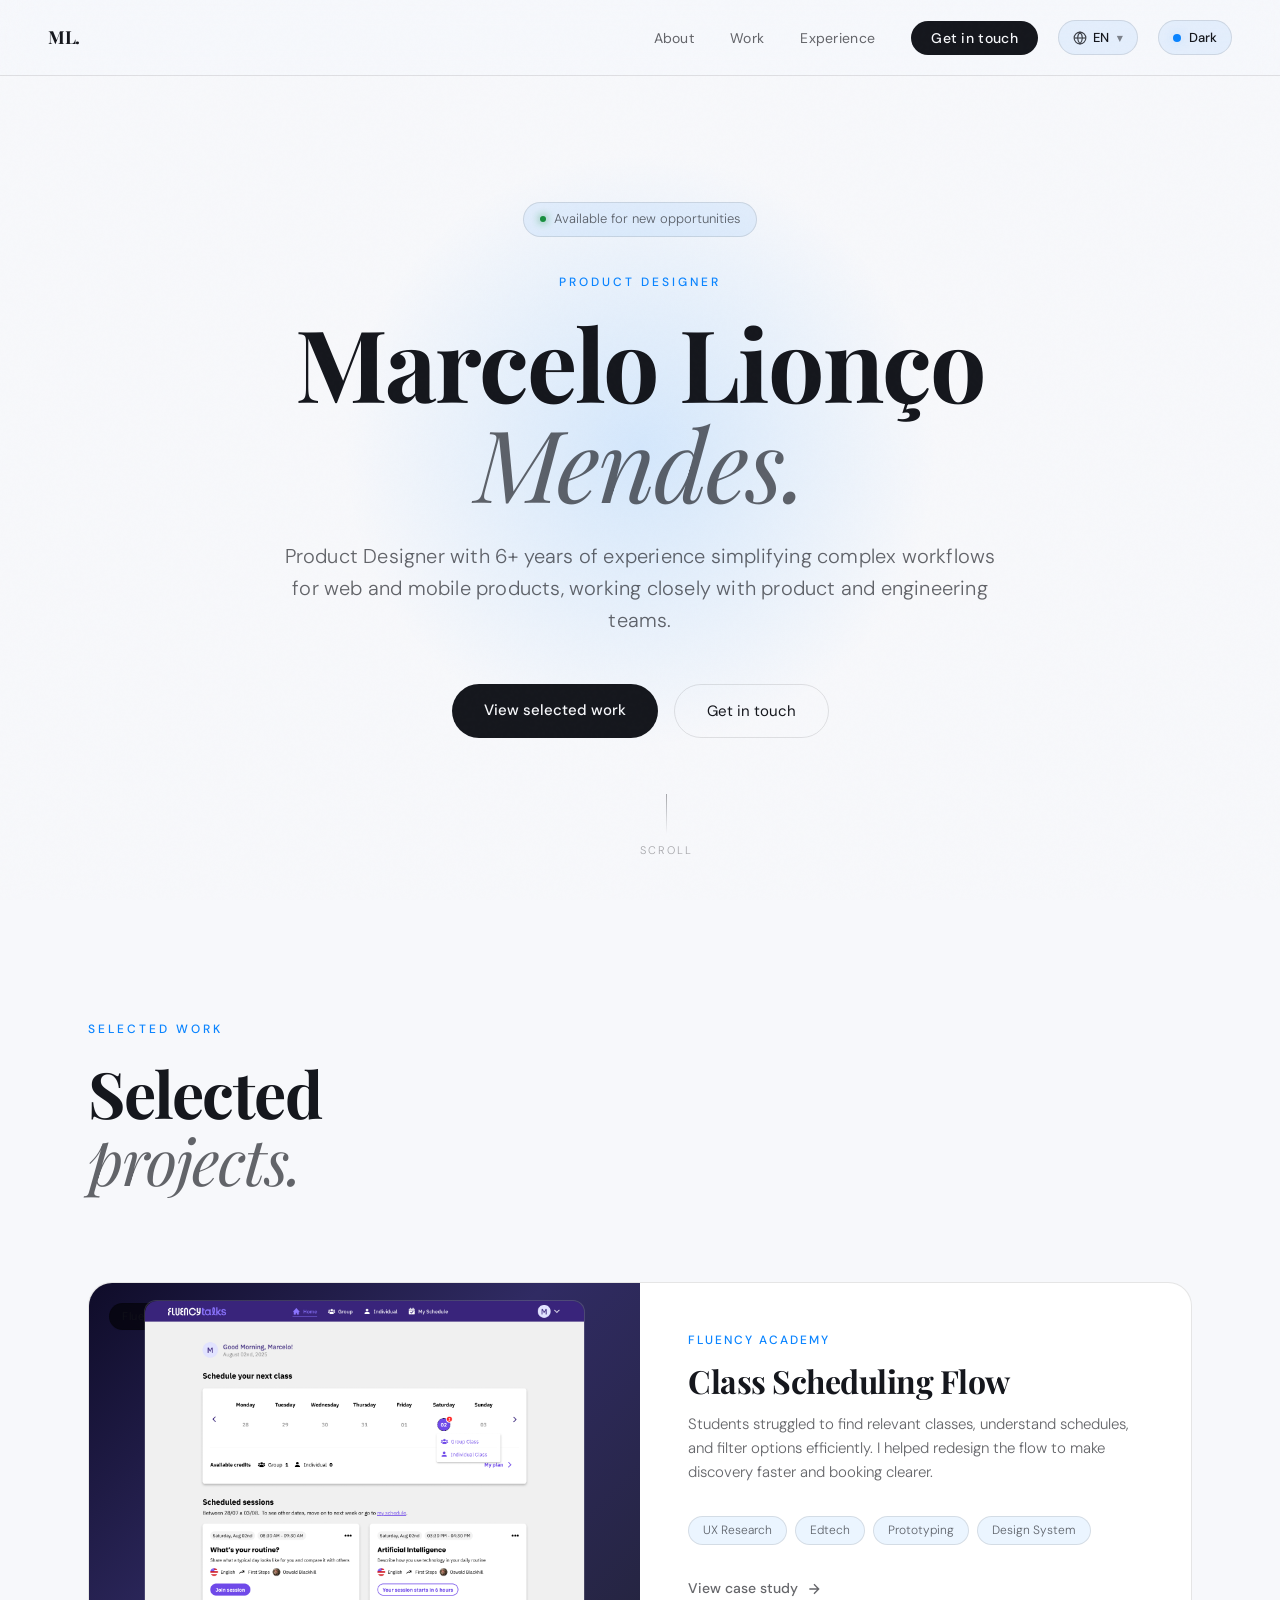
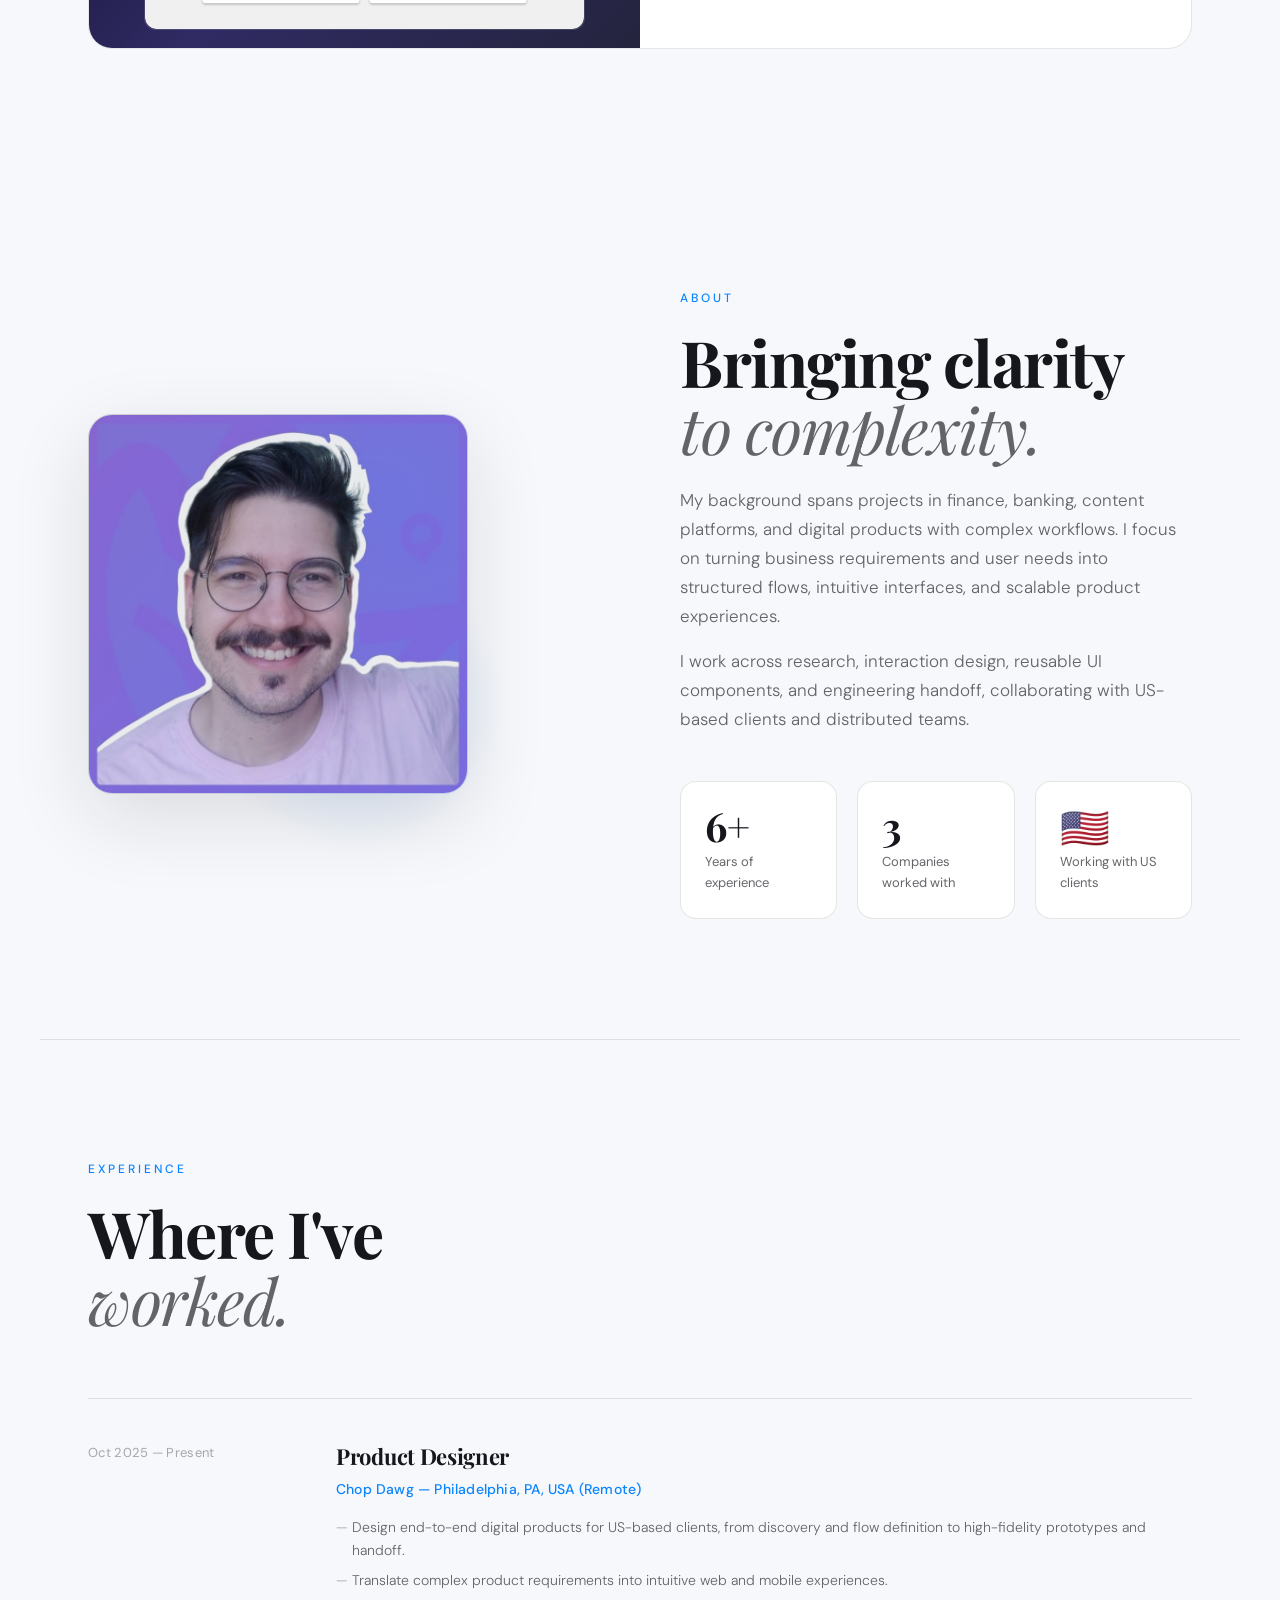
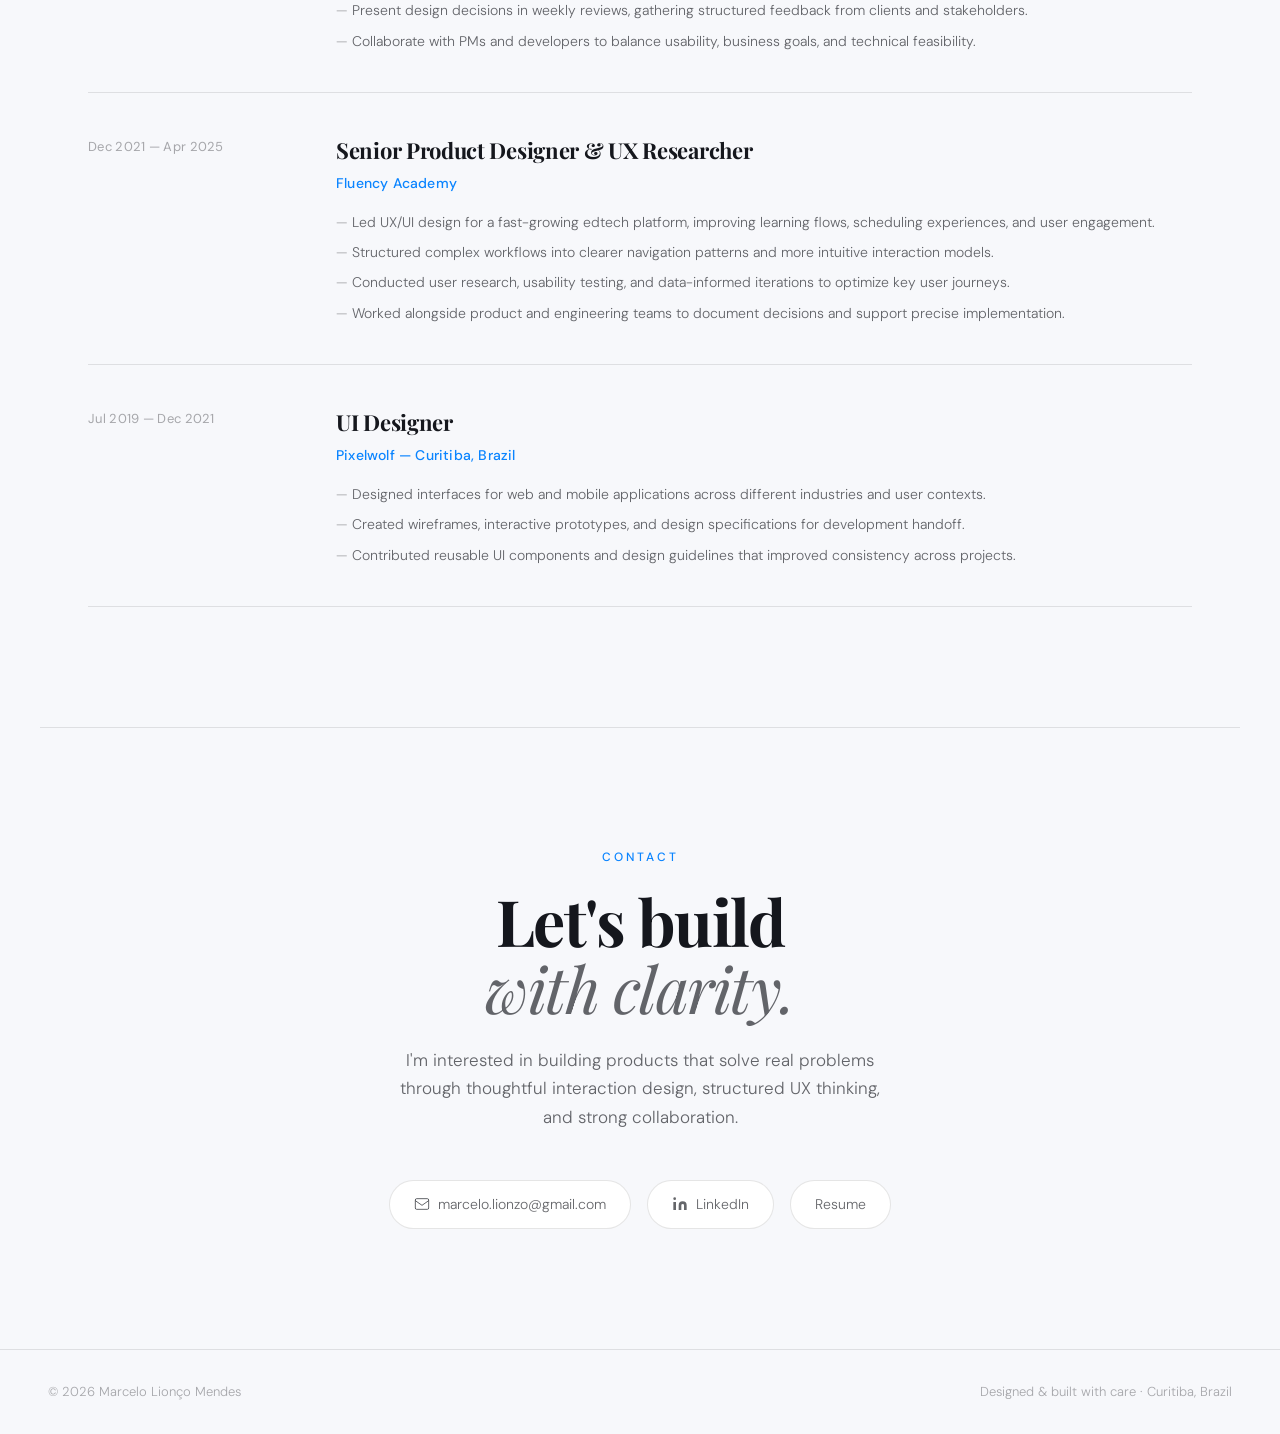
<file: index.html>
<!DOCTYPE html>
<html lang="en">
<head>
  <meta charset="UTF-8" />
  <meta name="description" content="Product Designer creating clear web and mobile experiences through research, interaction design and collaboration with product and engineering." />
  <meta property="og:title" content="Marcelo Lionço Mendes — Product Designer" />
  <meta property="og:description" content="Product Designer creating clear web and mobile experiences through research, interaction design and collaboration with product and engineering." />
  <meta property="og:type" content="website" />
  <meta name="viewport" content="width=device-width, initial-scale=1.0" />
  <link rel="icon" type="image/png" href="./assets/favicon.png">
  <link rel="apple-touch-icon" href="./assets/favicon.png">
  <title>Marcelo Lionço Mendes — Product Designer</title>
  <link rel="preconnect" href="https://fonts.googleapis.com" />
  <link rel="preconnect" href="https://fonts.gstatic.com" crossorigin />
  <link
    href="https://fonts.googleapis.com/css2?family=Playfair+Display:ital,wght@0,400;0,700;1,400&family=DM+Sans:ital,opsz,wght@0,9..40,300;0,9..40,400;0,9..40,500;1,9..40,300&display=swap"
    rel="stylesheet"
  />
  <style>
    :root {
      --black: #000000;
      --near-black: #0a0a0a;
      --card-bg: #111111;
      --border: rgba(255,255,255,0.08);
      --white: #ffffff;
      --white-60: rgba(255,255,255,0.6);
      --white-30: rgba(255,255,255,0.3);
      --white-10: rgba(255,255,255,0.07);
      --accent: #0a84ff;
      --accent-glow: rgba(10,132,255,0.3);
      --green: #30d158;
      --nav-bg: rgba(0,0,0,0.72);
      --nav-border-active: rgba(255,255,255,0.12);
      --surface-shadow: rgba(0,0,0,0.36);
      --serif: "Playfair Display", Georgia, serif;
      --sans: "DM Sans", system-ui, sans-serif;
    }

    body[data-theme="light"] {
      --black: #f7f8fb;
      --near-black: #ffffff;
      --card-bg: #ffffff;
      --border: rgba(2,2,3,0.1);
      --white: #15171d;
      --white-60: rgba(21,23,29,0.66);
      --white-30: rgba(21,23,29,0.36);
      --white-10: rgba(10,132,255,0.08);
      --accent-glow: rgba(10,132,255,0.18);
      --green: #198f3f;
      --nav-bg: rgba(247,248,251,0.78);
      --nav-border-active: rgba(10,132,255,0.24);
      --surface-shadow: rgba(21,23,29,0.12);
    }

    *, *::before, *::after { box-sizing: border-box; margin: 0; padding: 0; }

    html { scroll-behavior: smooth; }

    body {
      background: var(--black);
      color: var(--white);
      font-family: var(--sans);
      font-weight: 300;
      line-height: 1.6;
      overflow-x: hidden;
      -webkit-font-smoothing: antialiased;
    }

    body::before {
      content: "";
      position: fixed;
      inset: 0;
      background-image: url("data:image/svg+xml,%3Csvg viewBox='0 0 256 256' xmlns='http://www.w3.org/2000/svg'%3E%3Cfilter id='noise'%3E%3CfeTurbulence type='fractalNoise' baseFrequency='0.9' numOctaves='4' stitchTiles='stitch'/%3E%3C/filter%3E%3Crect width='100%25' height='100%25' filter='url(%23noise)' opacity='0.04'/%3E%3C/svg%3E");
      pointer-events: none;
      z-index: 9999;
      opacity: 0.35;
    }

    nav {
      position: fixed;
      top: 0;
      left: 0;
      right: 0;
      z-index: 100;
      display: flex;
      justify-content: space-between;
      align-items: center;
      padding: 20px 48px;
      backdrop-filter: blur(20px) saturate(180%);
      -webkit-backdrop-filter: blur(20px) saturate(180%);
      background: var(--nav-bg);
      border-bottom: 1px solid var(--border);
      transition: all 0.3s ease;
    }

    .nav-logo {
      font-family: var(--serif);
      font-size: 18px;
      font-weight: 700;
      letter-spacing: -0.3px;
      color: var(--white);
      text-decoration: none;
    }

    .nav-links {
      display: flex;
      gap: 36px;
      list-style: none;
    }

    .nav-actions {
      display: flex;
      align-items: center;
      gap: 20px;
    }

    .nav-links a {
      color: var(--white-60);
      text-decoration: none;
      font-size: 14px;
      font-weight: 400;
      letter-spacing: 0.3px;
      transition: color 0.2s;
    }

    .nav-links a:hover { color: var(--white); }

    .nav-cta {
      background: var(--white);
      color: var(--black) !important;
      padding: 8px 20px;
      border-radius: 980px;
      font-weight: 500 !important;
      transition: opacity 0.2s !important;
    }

    .nav-cta:hover { opacity: 0.85; color: var(--black) !important; }

    .theme-toggle {
      appearance: none;
      border: 1px solid var(--border);
      border-radius: 980px;
      background: var(--white-10);
      color: var(--white);
      cursor: pointer;
      display: inline-flex;
      align-items: center;
      gap: 8px;
      font-family: var(--sans);
      font-size: 13px;
      font-weight: 500;
      padding: 8px 14px;
      transition: background 0.2s, border-color 0.2s, transform 0.2s;
    }

    .theme-toggle:hover,
    .theme-toggle:focus-visible {
      border-color: rgba(10,132,255,0.34);
      background: rgba(10,132,255,0.12);
      outline: none;
      transform: translateY(-1px);
    }

    .theme-toggle-icon {
      width: 8px;
      height: 8px;
      border-radius: 50%;
      background: var(--accent);
      box-shadow: 0 0 12px var(--accent-glow);
    }

    .hero {
      min-height: 100vh;
      display: flex;
      flex-direction: column;
      justify-content: center;
      align-items: center;
      text-align: center;
      padding: 120px 48px 80px;
      position: relative;
      overflow: hidden;
    }

    .hero-glow {
      position: absolute;
      width: 600px;
      height: 600px;
      background: radial-gradient(circle, rgba(10,132,255,0.15) 0%, transparent 70%);
      top: 50%;
      left: 50%;
      transform: translate(-50%, -50%);
      pointer-events: none;
    }

    .hero-badge {
      display: inline-flex;
      align-items: center;
      gap: 8px;
      background: var(--white-10);
      border: 1px solid var(--border);
      border-radius: 980px;
      padding: 6px 16px;
      font-size: 13px;
      color: var(--white-60);
      margin-bottom: 36px;
      animation: fadeUp 0.8s ease both;
    }

    .hero-badge .dot {
      width: 6px;
      height: 6px;
      background: var(--green);
      border-radius: 50%;
      box-shadow: 0 0 8px var(--green);
      animation: pulse 2s infinite;
    }

    @keyframes pulse {
      0%, 100% { opacity: 1; }
      50% { opacity: 0.4; }
    }

    .hero h1 {
      font-family: var(--serif);
      font-size: clamp(52px, 8vw, 100px);
      font-weight: 700;
      line-height: 1;
      letter-spacing: -2px;
      margin-bottom: 12px;
      animation: fadeUp 0.8s 0.1s ease both;
    }

    .hero h1 em {
      font-style: italic;
      font-weight: 400;
      color: var(--white-60);
    }

    .hero-subtitle {
      font-size: clamp(16px, 2vw, 20px);
      color: var(--white-60);
      font-weight: 300;
      margin-bottom: 48px;
      margin-top: 16px;
      letter-spacing: 0.2px;
      animation: fadeUp 0.8s 0.2s ease both;
    }

    .hero-actions {
      display: flex;
      gap: 16px;
      justify-content: center;
      animation: fadeUp 0.8s 0.3s ease both;
    }

    .btn-primary {
      background: var(--white);
      color: var(--black);
      padding: 14px 32px;
      border-radius: 980px;
      font-size: 15px;
      font-weight: 500;
      text-decoration: none;
      transition: opacity 0.2s, transform 0.2s;
      font-family: var(--sans);
    }

    .btn-primary:hover { opacity: 0.88; transform: scale(0.98); }

    .btn-secondary {
      background: transparent;
      color: var(--white);
      padding: 14px 32px;
      border-radius: 980px;
      font-size: 15px;
      font-weight: 400;
      text-decoration: none;
      border: 1px solid var(--border);
      transition: border-color 0.2s, background 0.2s, transform 0.2s;
      font-family: var(--sans);
    }

    .btn-secondary:hover {
      border-color: rgba(255,255,255,0.3);
      background: var(--white-10);
      transform: scale(0.98);
    }

    .hero-scroll {
      position: absolute;
      bottom: 40px;
      left: 50%;
      transform: translateX(-50%);
      display: flex;
      flex-direction: column;
      align-items: center;
      gap: 8px;
      color: var(--white-30);
      font-size: 11px;
      letter-spacing: 2px;
      text-transform: uppercase;
      animation: fadeUp 0.8s 0.6s ease both;
    }

    .scroll-line {
      width: 1px;
      height: 40px;
      background: linear-gradient(to bottom, var(--white-30), transparent);
      animation: scrollAnim 2s infinite;
    }

    @keyframes scrollAnim {
      0% { opacity: 1; transform: scaleY(1); transform-origin: top; }
      100% { opacity: 0; transform: scaleY(0.3); transform-origin: top; }
    }

    section {
      padding: 120px 48px;
      max-width: 1200px;
      margin: 0 auto;
    }

    .section-label {
      font-size: 12px;
      font-weight: 500;
      letter-spacing: 3px;
      text-transform: uppercase;
      color: var(--accent);
      margin-bottom: 20px;
    }

    .section-title {
      font-family: var(--serif);
      font-size: clamp(36px, 5vw, 64px);
      font-weight: 700;
      line-height: 1.05;
      letter-spacing: -1.5px;
      margin-bottom: 24px;
    }

    .section-title em {
      font-style: italic;
      font-weight: 400;
      color: var(--white-60);
    }

    .section-body {
      font-size: 17px;
      color: var(--white-60);
      max-width: 560px;
      line-height: 1.7;
    }

    .about-grid {
      display: grid;
      grid-template-columns: 1fr 1fr;
      gap: 80px;
      align-items: center;
    }

    .about-image-wrap {
      position: relative;
      width: min(100%, 380px);
      border-radius: 24px;
      isolation: isolate;
    }

    .about-image-wrap::before {
      content: "";
      position: absolute;
      inset: 0;
      z-index: 2;
      border-radius: 24px;
      background:
        linear-gradient(135deg, rgba(2,2,3,0.14), rgba(10,132,255,0.24)),
        radial-gradient(circle at 75% 18%, rgba(10,132,255,0.18), transparent 34%);
      mix-blend-mode: color;
      opacity: 0.55;
      pointer-events: none;
    }

    .about-image-wrap img {
      width: 100%;
      aspect-ratio: 1;
      border-radius: 24px;
      object-fit: cover;
      display: block;
      border: 1px solid var(--border);
      filter: saturate(0.82) contrast(1.04) brightness(0.92);
      box-shadow: 0 24px 80px var(--surface-shadow);
    }

    .about-glow {
      position: absolute;
      width: 300px;
      height: 300px;
      background: radial-gradient(circle, var(--accent-glow) 0%, transparent 70%);
      bottom: -60px;
      right: -40px;
      z-index: -1;
      pointer-events: none;
    }

    .about-stats {
      display: grid;
      grid-template-columns: 1fr 1fr;
      gap: 20px;
      margin-top: 48px;
    }

    .stat-card {
      background: var(--card-bg);
      border: 1px solid var(--border);
      border-radius: 16px;
      padding: 24px;
      transition: border-color 0.3s;
    }

    .stat-card:hover { border-color: rgba(255,255,255,0.2); }

    .stat-number {
      font-family: var(--serif);
      font-size: 40px;
      font-weight: 700;
      line-height: 1;
      margin-bottom: 6px;
    }

    .stat-label {
      font-size: 13px;
      color: var(--white-60);
      font-weight: 400;
    }

    .work-section {
      max-width: 1200px;
      margin: 0 auto;
      padding: 120px 48px;
    }

    .work-header {
      display: flex;
      justify-content: space-between;
      align-items: flex-end;
      margin-bottom: 64px;
    }

    .projects-grid {
      display: grid;
      gap: 24px;
    }

    .project-card {
      background: var(--card-bg);
      border: 1px solid var(--border);
      border-radius: 24px;
      overflow: hidden;
      transition: border-color 0.3s, transform 0.4s cubic-bezier(0.34,1.56,0.64,1);
      cursor: pointer;
      text-decoration: none;
      color: inherit;
      display: block;
    }

    .project-card:hover {
      border-color: rgba(255,255,255,0.18);
      transform: translateY(-4px);
    }

    .project-card.featured {
      display: grid;
      grid-template-columns: 1fr 1fr;
    }

    .project-visual {
      aspect-ratio: 16/9;
      background: linear-gradient(135deg, #1a1a2e 0%, #16213e 50%, #0f3460 100%);
      position: relative;
      overflow: hidden;
      display: flex;
      align-items: center;
      justify-content: center;
    }

    .project-card.featured .project-visual {
      aspect-ratio: unset;
      min-height: 360px;
    }

    .project-visual-inner {
      width: 80%;
      aspect-ratio: 4/3;
      background: rgba(255,255,255,0.05);
      border-radius: 12px;
      border: 1px solid rgba(255,255,255,0.1);
      display: flex;
      align-items: center;
      justify-content: center;
      position: relative;
      overflow: hidden;
    }

    .mock-ui {
      width: 90%;
      padding: 16px;
    }

    .mock-bar {
      height: 8px;
      border-radius: 4px;
      background: rgba(255,255,255,0.15);
      margin-bottom: 10px;
    }

    .mock-bar.short { width: 40%; }
    .mock-bar.medium { width: 65%; }
    .mock-bar.long { width: 90%; }
    .mock-bar.accent { background: rgba(10,132,255,0.5); width: 55%; }

    .mock-cards {
      display: grid;
      grid-template-columns: 1fr 1fr 1fr;
      gap: 8px;
      margin-top: 16px;
    }

    .mock-card-item {
      height: 50px;
      border-radius: 8px;
      background: rgba(255,255,255,0.08);
    }

    .project-visual .tag {
      position: absolute;
      top: 20px;
      left: 20px;
      background: rgba(0,0,0,0.6);
      backdrop-filter: blur(10px);
      border: 1px solid var(--border);
      border-radius: 980px;
      padding: 4px 12px;
      font-size: 11px;
      color: var(--white-60);
      letter-spacing: 0.5px;
    }

    .project-info {
      padding: 32px;
      display: flex;
      flex-direction: column;
      justify-content: space-between;
    }

    .project-card.featured .project-info {
      padding: 48px;
    }

    .project-company {
      font-size: 12px;
      font-weight: 500;
      letter-spacing: 2px;
      text-transform: uppercase;
      color: var(--accent);
      margin-bottom: 12px;
    }

    .project-title {
      font-family: var(--serif);
      font-size: clamp(22px, 3vw, 32px);
      font-weight: 700;
      line-height: 1.2;
      letter-spacing: -0.5px;
      margin-bottom: 12px;
    }

    .project-desc {
      font-size: 15px;
      color: var(--white-60);
      line-height: 1.6;
      margin-bottom: 32px;
    }

    .project-tags {
      display: flex;
      flex-wrap: wrap;
      gap: 8px;
      margin-bottom: 32px;
    }

    .tag-pill {
      background: var(--white-10);
      border: 1px solid var(--border);
      border-radius: 980px;
      padding: 4px 14px;
      font-size: 12px;
      color: var(--white-60);
    }

    .project-arrow {
      display: inline-flex;
      align-items: center;
      gap: 8px;
      font-size: 14px;
      color: var(--white-60);
      font-weight: 500;
      transition: color 0.2s, gap 0.2s;
    }

    .project-card:hover .project-arrow {
      color: var(--white);
      gap: 12px;
    }

    .small-projects {
      display: grid;
      grid-template-columns: 1fr 1fr;
      gap: 24px;
      margin-top: 24px;
    }

    .experience-section {
      max-width: 1200px;
      margin: 0 auto;
      padding: 120px 48px;
      border-top: 1px solid var(--border);
    }

    .exp-list {
      margin-top: 64px;
      display: flex;
      flex-direction: column;
      gap: 0;
    }

    .exp-item {
      display: grid;
      grid-template-columns: 200px 1fr;
      gap: 48px;
      padding: 40px 0;
      border-bottom: 1px solid var(--border);
      transition: background 0.3s;
    }

    .exp-item:first-child { border-top: 1px solid var(--border); }

    .exp-period {
      font-size: 13px;
      color: var(--white-30);
      font-weight: 400;
      padding-top: 4px;
      letter-spacing: 0.3px;
    }

    .exp-role {
      font-family: var(--serif);
      font-size: 22px;
      font-weight: 700;
      margin-bottom: 4px;
      letter-spacing: -0.3px;
    }

    .exp-company {
      font-size: 14px;
      color: var(--accent);
      font-weight: 500;
      margin-bottom: 16px;
      letter-spacing: 0.2px;
    }

    .exp-bullets {
      list-style: none;
      display: flex;
      flex-direction: column;
      gap: 8px;
    }

    .exp-bullets li {
      font-size: 14px;
      color: var(--white-60);
      padding-left: 16px;
      position: relative;
      line-height: 1.6;
    }

    .exp-bullets li::before {
      content: "—";
      position: absolute;
      left: 0;
      color: var(--white-30);
    }

    .skills-section {
      max-width: 1200px;
      margin: 0 auto;
      padding: 120px 48px;
      border-top: 1px solid var(--border);
    }

    .process-section {
      max-width: 1200px;
      margin: 0 auto;
      padding: 120px 48px;
      border-top: 1px solid var(--border);
    }

    .process-layout {
      display: grid;
      grid-template-columns: minmax(0, 0.9fr) minmax(0, 1.1fr);
      gap: 64px;
      align-items: start;
    }

    .process-list {
      display: grid;
      gap: 14px;
      counter-reset: process;
    }

    .process-step {
      counter-increment: process;
      display: grid;
      grid-template-columns: 44px 1fr;
      gap: 16px;
      align-items: start;
      padding: 20px;
      border: 1px solid var(--border);
      border-radius: 20px;
      background: var(--card-bg);
    }

    .process-step::before {
      content: counter(process, decimal-leading-zero);
      width: 44px;
      height: 44px;
      display: grid;
      place-items: center;
      border-radius: 12px;
      background: var(--white-10);
      color: var(--white);
      font-size: 13px;
      font-weight: 500;
    }

    .process-step h3 {
      font-size: 15px;
      font-weight: 600;
      margin-bottom: 6px;
    }

    .process-step p {
      font-size: 13px;
      color: var(--white-60);
      line-height: 1.6;
    }

    .skills-grid {
      display: grid;
      grid-template-columns: repeat(3, 1fr);
      gap: 24px;
      margin-top: 64px;
    }

    .skill-card {
      background: var(--card-bg);
      border: 1px solid var(--border);
      border-radius: 20px;
      padding: 32px;
      transition: border-color 0.3s, transform 0.3s;
    }

    .skill-card:hover {
      border-color: rgba(255,255,255,0.2);
      transform: translateY(-2px);
    }

    .skill-icon {
      width: 44px;
      height: 44px;
      background: var(--white-10);
      border-radius: 12px;
      display: flex;
      align-items: center;
      justify-content: center;
      margin-bottom: 20px;
      font-size: 20px;
    }

    .skill-card h3 {
      font-size: 16px;
      font-weight: 600;
      margin-bottom: 12px;
      letter-spacing: -0.2px;
    }

    .skill-card p {
      font-size: 13px;
      color: var(--white-60);
      line-height: 1.6;
    }

    .contact-section {
      max-width: 1200px;
      margin: 0 auto;
      padding: 120px 48px;
      border-top: 1px solid var(--border);
      text-align: center;
    }

    .contact-section .section-title {
      max-width: 700px;
      margin: 0 auto 24px;
    }

    .contact-section .section-body {
      max-width: 480px;
      margin: 0 auto 48px;
    }

    .contact-links {
      display: flex;
      justify-content: center;
      gap: 16px;
      flex-wrap: wrap;
    }

    .contact-pill {
      display: inline-flex;
      align-items: center;
      gap: 8px;
      background: var(--card-bg);
      border: 1px solid var(--border);
      border-radius: 980px;
      padding: 12px 24px;
      font-size: 14px;
      color: var(--white-60);
      text-decoration: none;
      transition: border-color 0.2s, color 0.2s, transform 0.2s;
    }

    .contact-pill:hover {
      border-color: rgba(255,255,255,0.3);
      color: var(--white);
      transform: translateY(-2px);
    }

    footer {
      border-top: 1px solid var(--border);
      padding: 32px 48px;
      display: flex;
      justify-content: space-between;
      align-items: center;
      max-width: 100%;
    }

    footer span {
      font-size: 13px;
      color: var(--white-30);
    }

    @keyframes fadeUp {
      from { opacity: 0; transform: translateY(24px); }
      to { opacity: 1; transform: translateY(0); }
    }

    .reveal {
      opacity: 0;
      transform: translateY(32px);
      transition:
        opacity 0.8s cubic-bezier(0.16,1,0.3,1),
        transform 0.8s cubic-bezier(0.16,1,0.3,1);
    }

    .reveal.visible {
      opacity: 1;
      transform: translateY(0);
    }

    .reveal-delay-1 { transition-delay: 0.1s; }
    .reveal-delay-2 { transition-delay: 0.2s; }
    .reveal-delay-3 { transition-delay: 0.3s; }

    @media (max-width: 900px) {
      nav { padding: 16px 24px; }
      .nav-links { display: none; }
      section,
      .work-section,
      .experience-section,
      .process-section,
      .skills-section,
      .contact-section { padding: 80px 24px; }
      .about-grid { grid-template-columns: 1fr; gap: 48px; }
      .process-layout { grid-template-columns: 1fr; gap: 40px; }
      .project-card.featured { grid-template-columns: 1fr; }
      .project-card.featured .project-visual { min-height: 240px; }
      .small-projects { grid-template-columns: 1fr; }
      .exp-item { grid-template-columns: 1fr; gap: 8px; }
      .skills-grid { grid-template-columns: 1fr 1fr; }
      .work-header { flex-direction: column; align-items: flex-start; gap: 24px; }
      footer { flex-direction: column; gap: 12px; text-align: center; }
    }

    @media (max-width: 600px) {
      .hero h1 { letter-spacing: -1px; }
      .skills-grid { grid-template-columns: 1fr; }
      .about-stats { grid-template-columns: 1fr 1fr; }
      .hero-actions { flex-direction: column; width: min(100%, 320px); }
      .btn-primary,
      .btn-secondary { text-align: center; }
    }

    .lang-selector {
      position: relative;
      display: inline-block;
    }

    .lang-toggle-btn {
      appearance: none;
      border: 1px solid var(--border);
      border-radius: 980px;
      background: var(--white-10);
      color: var(--white);
      cursor: pointer;
      display: inline-flex;
      align-items: center;
      gap: 6px;
      font-family: var(--sans);
      font-size: 13px;
      font-weight: 500;
      padding: 8px 14px;
      transition: background 0.2s, border-color 0.2s, transform 0.2s;
    }

    .lang-toggle-btn:hover,
    .lang-toggle-btn:focus-visible {
      border-color: rgba(10,132,255,0.34);
      background: rgba(10,132,255,0.12);
      outline: none;
      transform: translateY(-1px);
    }

    .lang-toggle-btn .globe-icon {
      opacity: 0.8;
    }

    .lang-toggle-btn .chevron {
      font-size: 8px;
      opacity: 0.5;
      transition: transform 0.2s ease;
      margin-left: 2px;
    }

    .lang-selector.active .lang-toggle-btn .chevron {
      transform: rotate(180deg);
    }

    .lang-dropdown {
      position: absolute;
      top: calc(100% + 8px);
      right: 0;
      background: var(--card-bg);
      border: 1px solid var(--border);
      border-radius: 16px;
      padding: 6px;
      list-style: none;
      display: none;
      flex-direction: column;
      gap: 2px;
      min-width: 140px;
      box-shadow: 0 12px 36px var(--surface-shadow);
      z-index: 1000;
      backdrop-filter: blur(20px) saturate(180%);
      -webkit-backdrop-filter: blur(20px) saturate(180%);
    }

    body:not([data-theme="light"]) .lang-dropdown {
      background: rgba(17, 17, 17, 0.82);
    }

    body[data-theme="light"] .lang-dropdown {
      background: rgba(255, 255, 255, 0.92);
    }

    .lang-selector.active .lang-dropdown {
      display: flex;
    }

    .lang-dropdown li {
      width: 100%;
    }

    .lang-dropdown button {
      appearance: none;
      background: transparent;
      border: 0;
      border-radius: 10px;
      color: var(--white-60);
      cursor: pointer;
      display: block;
      font-family: var(--sans);
      font-size: 13px;
      font-weight: 400;
      padding: 8px 12px;
      text-align: left;
      width: 100%;
      transition: background 0.15s, color 0.15s;
    }

    .lang-dropdown button:hover,
    .lang-dropdown button:focus-visible {
      background: var(--white-10);
      color: var(--white);
      outline: none;
    }

    .lang-dropdown li[aria-selected="true"] button {
      color: var(--accent);
      font-weight: 500;
      background: var(--accent-glow);
    }

    /* Readable content remains the default if scripts or storage are unavailable. */
    .reveal { opacity: 1; transform: none; }
    a:focus-visible, button:focus-visible, input:focus-visible {
      outline: 3px solid var(--accent); outline-offset: 4px;
    }
    @media (prefers-reduced-motion: reduce) {
      *, *::before, *::after {
        animation: none !important; transition: none !important;
        scroll-behavior: auto !important;
      }
    }

    .project-cover { display: block; width: 100%; height: auto; border-radius: 12px; }
    .about-stats { grid-template-columns: repeat(3, 1fr); }
    .hero-subtitle { max-width: 720px; }
    @media (max-width: 900px) {
      nav { flex-wrap: wrap; gap: 12px; }
      .nav-actions { display: contents; }
      .nav-links { display: flex; gap: 16px; order: 3; width: 100%; justify-content: center; }
      .nav-links li:has(a[href="#about"]), .nav-links li:has(a[href="#experience"]) { display: none; }
      .hero { padding-top: 150px; }
    }
    @media (max-width: 600px) { .about-stats { grid-template-columns: 1fr; } }
  </style>
  <script src="translations.js"></script>
  <script>
    const safeStorage = {
      getItem(key) { try { return localStorage.getItem(key); } catch { return null; } },
      setItem(key, value) { try { localStorage.setItem(key, value); } catch {} }
    };

    (function() {
      const savedLang = safeStorage.getItem("portfolio-lang");
      let lang = "en";
      if (savedLang) {
        lang = savedLang;
      } else {
        const browserLang = navigator.language || navigator.userLanguage || "en";
        const normalized = browserLang.toLowerCase();
        if (normalized.startsWith("pt")) lang = "pt-br";
        else if (normalized.startsWith("es")) lang = "es";
      }
      document.documentElement.lang = lang === "pt-br" ? "pt-BR" : lang;
    })();
  </script>
</head>
<body data-theme="light">
  <nav>
    <a href="#" class="nav-logo" aria-label="Marcelo Lionço Mendes home" data-i18n="nav_logo">ML.</a>
    <div class="nav-actions">
      <ul class="nav-links">
        <li><a href="#about" data-i18n="nav_about">About</a></li>
        <li><a href="#work" data-i18n="nav_work">Work</a></li>
        <li><a href="#experience" data-i18n="nav_experience">Experience</a></li>
        <li><a href="#contact" class="nav-cta" data-i18n="nav_contact">Get in touch</a></li>
      </ul>
      <div class="lang-selector">
        <button class="lang-toggle-btn" type="button" aria-haspopup="listbox" aria-expanded="false" aria-label="Select language">
          <svg class="globe-icon" width="14" height="14" viewBox="0 0 24 24" fill="none" stroke="currentColor" stroke-width="2" aria-hidden="true">
            <circle cx="12" cy="12" r="10" />
            <line x1="2" y1="12" x2="22" y2="12" />
            <path d="M12 2a15.3 15.3 0 0 1 4 10 15.3 15.3 0 0 1-4 10 15.3 15.3 0 0 1-4-10 15.3 15.3 0 0 1 4-10z" />
          </svg>
          <span class="current-lang">EN</span>
          <span class="chevron" aria-hidden="true">▼</span>
        </button>
        <ul class="lang-dropdown" role="listbox" aria-label="Languages">
          <li role="option" data-value="en" aria-selected="true"><button type="button" data-lang="en">English</button></li>
          <li role="option" data-value="pt-br" aria-selected="false"><button type="button" data-lang="pt-br">Português</button></li>
          <li role="option" data-value="es" aria-selected="false"><button type="button" data-lang="es">Español</button></li>
        </ul>
      </div>
      <button class="theme-toggle" type="button" aria-label="Switch to dark theme" aria-pressed="true">
        <span class="theme-toggle-icon" aria-hidden="true"></span>
        <span class="theme-toggle-text" data-i18n="theme_dark">Dark</span>
      </button>
    </div>
  </nav>

  <div class="hero">
    <div class="hero-glow" aria-hidden="true"></div>

    <div class="hero-badge">
      <span class="dot" aria-hidden="true"></span>
      <span data-i18n="hero_badge">Available for new opportunities</span>
    </div>

    <p class="section-label" data-i18n="hero_role">Product Designer</p>
    <h1 data-i18n="hero_title">Marcelo Lionço<br /><em>Mendes.</em></h1>

    <p class="hero-subtitle" data-i18n="hero_subtitle">Product Designer with 6+ years of experience simplifying complex workflows for web and mobile products, working closely with product and engineering teams.</p>

    <div class="hero-actions">
      <a href="#work" class="btn-primary" data-i18n="hero_cta_work">View selected work</a>
      <a href="#contact" class="btn-secondary" data-i18n="hero_cta_process">Get in touch</a>
    </div>

    <div class="hero-scroll" aria-hidden="true">
      <div class="scroll-line"></div>
      <span data-i18n="hero_scroll">Scroll</span>
    </div>
  </div>

  <div class="work-section" id="work">
    <div class="work-header">
      <div>
        <p class="section-label reveal" data-i18n="work_label">Selected Work</p>
        <h2 class="section-title reveal reveal-delay-1" data-i18n="work_title">Selected<br /><em>projects.</em></h2>
      </div>
      <!-- <p class="section-body reveal" style="max-width: 320px; font-size: 15px;" data-i18n="work_body">
        A focused set of projects that show the thinking, trade-offs, and product decisions behind the final interface.
      </p> -->
    </div>

    <div class="projects-grid">
      <a href="lesson-scheduling-flow.html" class="project-card featured reveal" aria-label="Fluency Academy class scheduling flow">
        <div class="project-visual" style="background: linear-gradient(135deg, #0f0c29 0%, #302b63 50%, #24243e 100%);">
          <span class="tag" data-i18n="project_fa_company">Fluency Academy</span>
          <div class="project-visual-inner">
            <img class="project-cover" src="assets/entry-point-after.png" alt="Redesigned Fluency Talks calendar and class discovery interface" loading="lazy" />
          </div>
        </div>
        <div class="project-info">
          <div>
            <p class="project-company" data-i18n="project_fa_company">Fluency Academy</p>
            <h3 class="project-title" data-i18n="project_fa_title">Class Scheduling Flow</h3>
            <p class="project-desc" data-i18n="project_fa_desc">
              Students struggled to find relevant classes, understand schedules, and filter options efficiently. I helped redesign the flow to make discovery faster and booking clearer.
            </p>
            <div class="project-tags">
              <span class="tag-pill" data-i18n="project_fa_tag1">UX Research</span>
              <span class="tag-pill" data-i18n="project_fa_tag2">Edtech</span>
              <span class="tag-pill" data-i18n="project_fa_tag3">Prototyping</span>
              <span class="tag-pill" data-i18n="project_fa_tag4">Design System</span>
            </div>
          </div>
          <span class="project-arrow">
            <span data-i18n="project_fa_cta">View case study</span>
            <svg width="16" height="16" viewBox="0 0 24 24" fill="none" stroke="currentColor" stroke-width="2" aria-hidden="true">
              <path d="M5 12h14M12 5l7 7-7 7" />
            </svg>
          </span>
        </div>
      </a>


    </div>
  </div>

  <section id="about">
    <div class="about-grid">
      <div class="about-image-wrap reveal">
        <img src="assets/profile-photo.jpeg" alt="Marcelo Lionço Mendes smiling" />
        <div class="about-glow" aria-hidden="true"></div>
      </div>

      <div>
        <p class="section-label reveal" data-i18n="about_label">About</p>
        <h2 class="section-title reveal reveal-delay-1" data-i18n="about_title">Bringing clarity<br /><em>to complexity.</em></h2>
        <p class="section-body reveal reveal-delay-2" data-i18n="about_body_1">
          My background spans projects in finance, banking, content platforms, and digital products with complex workflows. I focus on turning business requirements and user needs into structured flows, intuitive interfaces, and scalable product experiences.
        </p>
        <p class="section-body reveal reveal-delay-2" style="margin-top: 16px;" data-i18n="about_body_2">I work across research, interaction design, reusable UI components, and engineering handoff, collaborating with US-based clients and distributed teams.</p>

        <div class="about-stats">
          <div class="stat-card reveal reveal-delay-1">
            <div class="stat-number" data-i18n="stat_years_num">6+</div>
            <div class="stat-label" data-i18n="stat_years_label">Years of experience</div>
          </div>
          <div class="stat-card reveal reveal-delay-2">
            <div class="stat-number" data-i18n="stat_companies_num">3</div>
            <div class="stat-label" data-i18n="stat_companies_label">Companies worked with</div>
          </div>
          <div class="stat-card reveal reveal-delay-2">
            <div class="stat-number" data-i18n="stat_us_num">🇺🇸</div>
            <div class="stat-label" data-i18n="stat_us_label">Working with US clients</div>
          </div>
        </div>
      </div>
    </div>
  </section>

  <div class="experience-section" id="experience">
    <p class="section-label reveal" data-i18n="experience_label">Experience</p>
    <h2 class="section-title reveal reveal-delay-1" data-i18n="experience_title">Where I've<br /><em>worked.</em></h2>

    <div class="exp-list">
      <div class="exp-item reveal">
        <div class="exp-period" data-i18n="exp_item1_period">Oct 2025 — Present</div>
        <div class="exp-content">
          <div class="exp-role" data-i18n="exp_item1_role">Product Designer</div>
          <div class="exp-company" data-i18n="exp_item1_company">Chop Dawg — Philadelphia, PA, USA (Remote)</div>
          <ul class="exp-bullets">
            <li data-i18n="exp_item1_bullet1">Design end-to-end digital products for US-based clients, from discovery and flow definition to high-fidelity prototypes and handoff.</li>
            <li data-i18n="exp_item1_bullet2">Translate complex product requirements into intuitive web and mobile experiences.</li>
            <li data-i18n="exp_item1_bullet3">Present design decisions in weekly reviews, gathering structured feedback from clients and stakeholders.</li>
            <li data-i18n="exp_item1_bullet4">Collaborate with PMs and developers to balance usability, business goals, and technical feasibility.</li>
          </ul>
        </div>
      </div>

      <div class="exp-item reveal">
        <div class="exp-period" data-i18n="exp_item2_period">Dec 2021 — Apr 2025</div>
        <div class="exp-content">
          <div class="exp-role" data-i18n="exp_item2_role">Senior Product Designer &amp; UX Researcher</div>
          <div class="exp-company" data-i18n="exp_item2_company">Fluency Academy</div>
          <ul class="exp-bullets">
            <li data-i18n="exp_item2_bullet1">Led UX/UI design for a fast-growing edtech platform, improving learning flows, scheduling experiences, and user engagement.</li>
            <li data-i18n="exp_item2_bullet2">Structured complex workflows into clearer navigation patterns and more intuitive interaction models.</li>
            <li data-i18n="exp_item2_bullet3">Conducted user research, usability testing, and data-informed iterations to optimize key user journeys.</li>
            <li data-i18n="exp_item2_bullet4">Worked alongside product and engineering teams to document decisions and support precise implementation.</li>
          </ul>
        </div>
      </div>

      <div class="exp-item reveal">
        <div class="exp-period" data-i18n="exp_item3_period">Jul 2019 — Dec 2021</div>
        <div class="exp-content">
          <div class="exp-role" data-i18n="exp_item3_role">UI Designer</div>
          <div class="exp-company" data-i18n="exp_item3_company">Pixelwolf — Curitiba, Brazil</div>
          <ul class="exp-bullets">
            <li data-i18n="exp_item3_bullet1">Designed interfaces for web and mobile applications across different industries and user contexts.</li>
            <li data-i18n="exp_item3_bullet2">Created wireframes, interactive prototypes, and design specifications for development handoff.</li>
            <li data-i18n="exp_item3_bullet3">Contributed reusable UI components and design guidelines that improved consistency across projects.</li>
          </ul>
        </div>
      </div>
    </div>
  </div>

  <div class="contact-section" id="contact">
    <p class="section-label reveal" data-i18n="contact_label">Contact</p>
        <h2 class="section-title reveal reveal-delay-1" data-i18n="contact_title">Let's build<br /><em>with clarity.</em></h2>
    <p class="section-body reveal reveal-delay-2" data-i18n="contact_body">
      I'm interested in building products that solve real problems through thoughtful interaction design, structured UX thinking, and strong collaboration.
    </p>

    <div class="contact-links reveal reveal-delay-2">
      <a href="mailto:marcelo.lionzo@gmail.com" class="contact-pill">
        <svg width="16" height="16" viewBox="0 0 24 24" fill="none" stroke="currentColor" stroke-width="1.5" aria-hidden="true">
          <rect x="2" y="4" width="20" height="16" rx="2" />
          <path d="m22 7-10 7L2 7" />
        </svg>
        marcelo.lionzo@gmail.com
      </a>
      <a href="https://linkedin.com/in/marcelolionzo" target="_blank" rel="noreferrer" class="contact-pill">
        <svg width="16" height="16" viewBox="0 0 24 24" fill="currentColor" aria-hidden="true">
          <path d="M16 8a6 6 0 0 1 6 6v7h-4v-7a2 2 0 0 0-2-2 2 2 0 0 0-2 2v7h-4v-7a6 6 0 0 1 6-6zM2 9h4v12H2z" />
          <circle cx="4" cy="4" r="2" />
        </svg>
        LinkedIn
      </a>
      <a href="https://lionzo.github.io/curriculo" target="_blank" rel="noreferrer" class="contact-pill">
        Resume
      </a>
    </div>
  </div>

  <footer>
    <span data-i18n="footer_copyright">© 2026 Marcelo Lionço Mendes</span>
    <span data-i18n="footer_built">Designed &amp; built with care · Curitiba, Brazil</span>
  </footer>

  <script>
    // Theme logic
    const themeToggle = document.querySelector(".theme-toggle");
    const themeToggleText = document.querySelector(".theme-toggle-text");
    const savedTheme = safeStorage.getItem("portfolio-theme");
    const initialTheme = savedTheme || "light";

    function applyTheme(theme) {
      document.body.dataset.theme = theme;
      themeToggle.setAttribute("aria-pressed", theme === "light");
      themeToggle.setAttribute("aria-label", `Switch to ${theme === "light" ? "dark" : "light"} theme`);
      
      const currentLang = getActiveLanguage();
      const themeKey = theme === "light" ? "theme_dark" : "theme_light";
      const dict = (window.translations || {})[currentLang] || (window.translations || {}).en || {};
      themeToggleText.textContent = dict[themeKey] || (theme === "light" ? "Dark" : "Light");
      
      safeStorage.setItem("portfolio-theme", theme);
    }

    applyTheme(initialTheme);

    themeToggle.addEventListener("click", () => {
      applyTheme(document.body.dataset.theme === "light" ? "dark" : "light");
    });

    // Translation logic
    function getActiveLanguage() {
      const savedLang = safeStorage.getItem("portfolio-lang");
      if (savedLang) return savedLang;
      
      const browserLang = navigator.language || navigator.userLanguage || "en";
      const normalized = browserLang.toLowerCase();
      
      if (normalized.startsWith("pt")) {
        return "pt-br";
      } else if (normalized.startsWith("es")) {
        return "es";
      }
      return "en";
    }

    function translatePage(lang) {
      const dictionary = (window.translations || {})[lang] || (window.translations || {}).en || {};
      
      // Update document language attribute
      document.documentElement.lang = lang === "pt-br" ? "pt-BR" : lang;
      
      // Find all elements with data-i18n
      const translatableElements = document.querySelectorAll("[data-i18n]");
      translatableElements.forEach(element => {
        const key = element.getAttribute("data-i18n");
        if (dictionary[key]) {
          element.innerHTML = dictionary[key];
        }
      });

      // Update current language indicator in UI
      const currentLangUI = document.querySelector(".lang-toggle-btn .current-lang");
      if (currentLangUI) {
        currentLangUI.textContent = lang === "pt-br" ? "PT" : lang.toUpperCase().substring(0, 2);
      }

      // Update selected option in dropdown
      const options = document.querySelectorAll(".lang-dropdown li");
      options.forEach(opt => {
        const isSelected = opt.getAttribute("data-value") === lang;
        opt.setAttribute("aria-selected", isSelected);
      });

      // Refresh the theme toggle text with the correct translation
      const theme = document.body.dataset.theme || "light";
      const themeKey = theme === "light" ? "theme_dark" : "theme_light";
      themeToggleText.textContent = dictionary[themeKey] || (theme === "light" ? "Dark" : "Light");
    }

    // Dropdown toggle logic
    const langSelector = document.querySelector(".lang-selector");
    const langToggleBtn = document.querySelector(".lang-toggle-btn");
    const langDropdown = document.querySelector(".lang-dropdown");

    function toggleLangDropdown() {
      const isExpanded = langToggleBtn.getAttribute("aria-expanded") === "true";
      langToggleBtn.setAttribute("aria-expanded", !isExpanded);
      langSelector.classList.toggle("active");
    }

    function closeLangDropdown() {
      langToggleBtn.setAttribute("aria-expanded", "false");
      langSelector.classList.remove("active");
    }

    langToggleBtn.addEventListener("click", (e) => {
      e.stopPropagation();
      toggleLangDropdown();
    });

    // Option selection
    const langOptions = document.querySelectorAll(".lang-dropdown li button");
    langOptions.forEach(btn => {
      btn.addEventListener("click", (e) => {
        e.stopPropagation();
        const selectedLang = btn.getAttribute("data-lang");
        safeStorage.setItem("portfolio-lang", selectedLang);
        translatePage(selectedLang);
        closeLangDropdown();
      });
    });

    // Close when clicking outside
    document.addEventListener("click", (e) => {
      if (!langSelector.contains(e.target)) {
        closeLangDropdown();
      }
    });

    // Keyboard accessibility
    document.addEventListener("keydown", (e) => {
      if (e.key === "Escape") {
        closeLangDropdown();
      }
    });

    // Initialize translations and display page
    const activeLang = getActiveLanguage();
    translatePage(activeLang);


    // Reveals observer
    const reveals = document.querySelectorAll(".reveal");
    const observer = new IntersectionObserver((entries) => {
      entries.forEach((entry) => {
        if (entry.isIntersecting) {
          entry.target.classList.add("visible");
        }
      });
    }, { threshold: 0.08, rootMargin: "0px 0px -40px 0px" });

    reveals.forEach((el) => observer.observe(el));

    const nav = document.querySelector("nav");
    window.addEventListener("scroll", () => {
      if (window.scrollY > 60) {
        nav.style.borderBottomColor = "var(--nav-border-active)";
      } else {
        nav.style.borderBottomColor = "var(--border)";
      }
    });
  </script>
</body>
</html>
</file>
